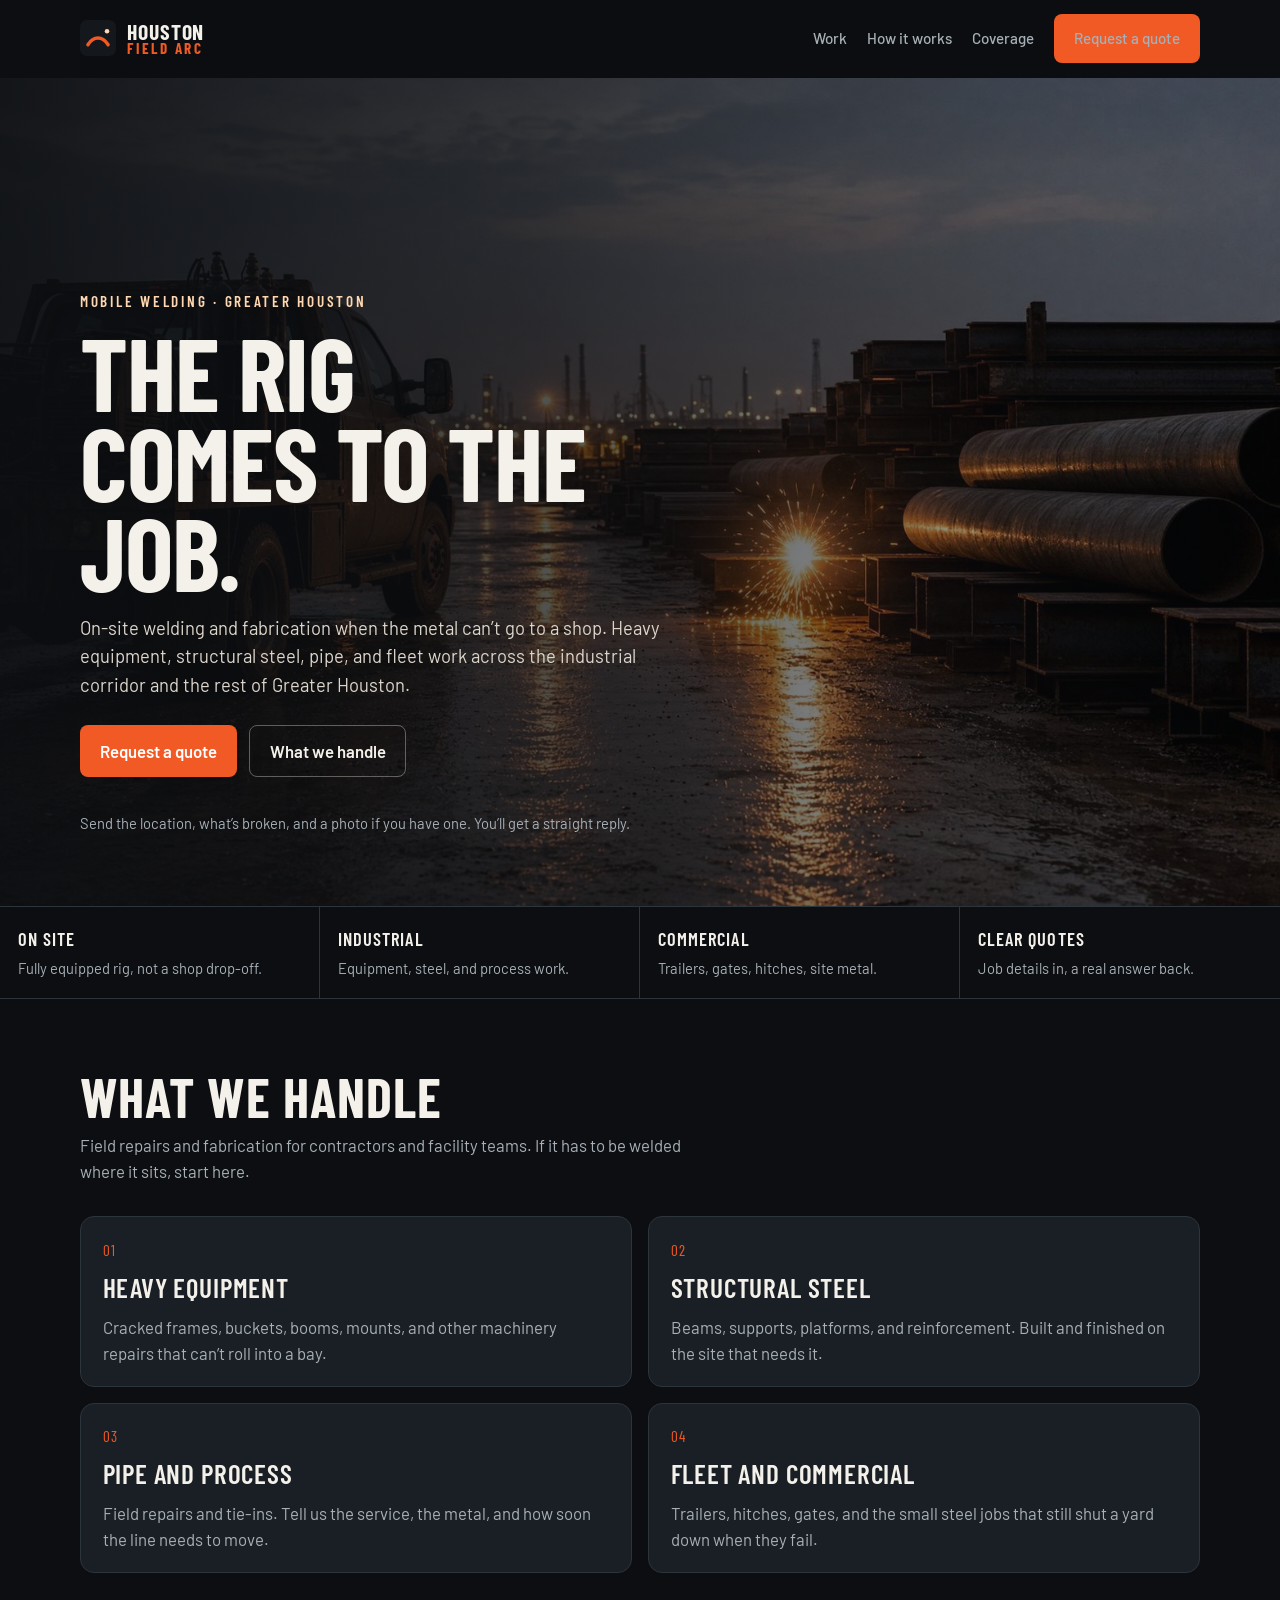
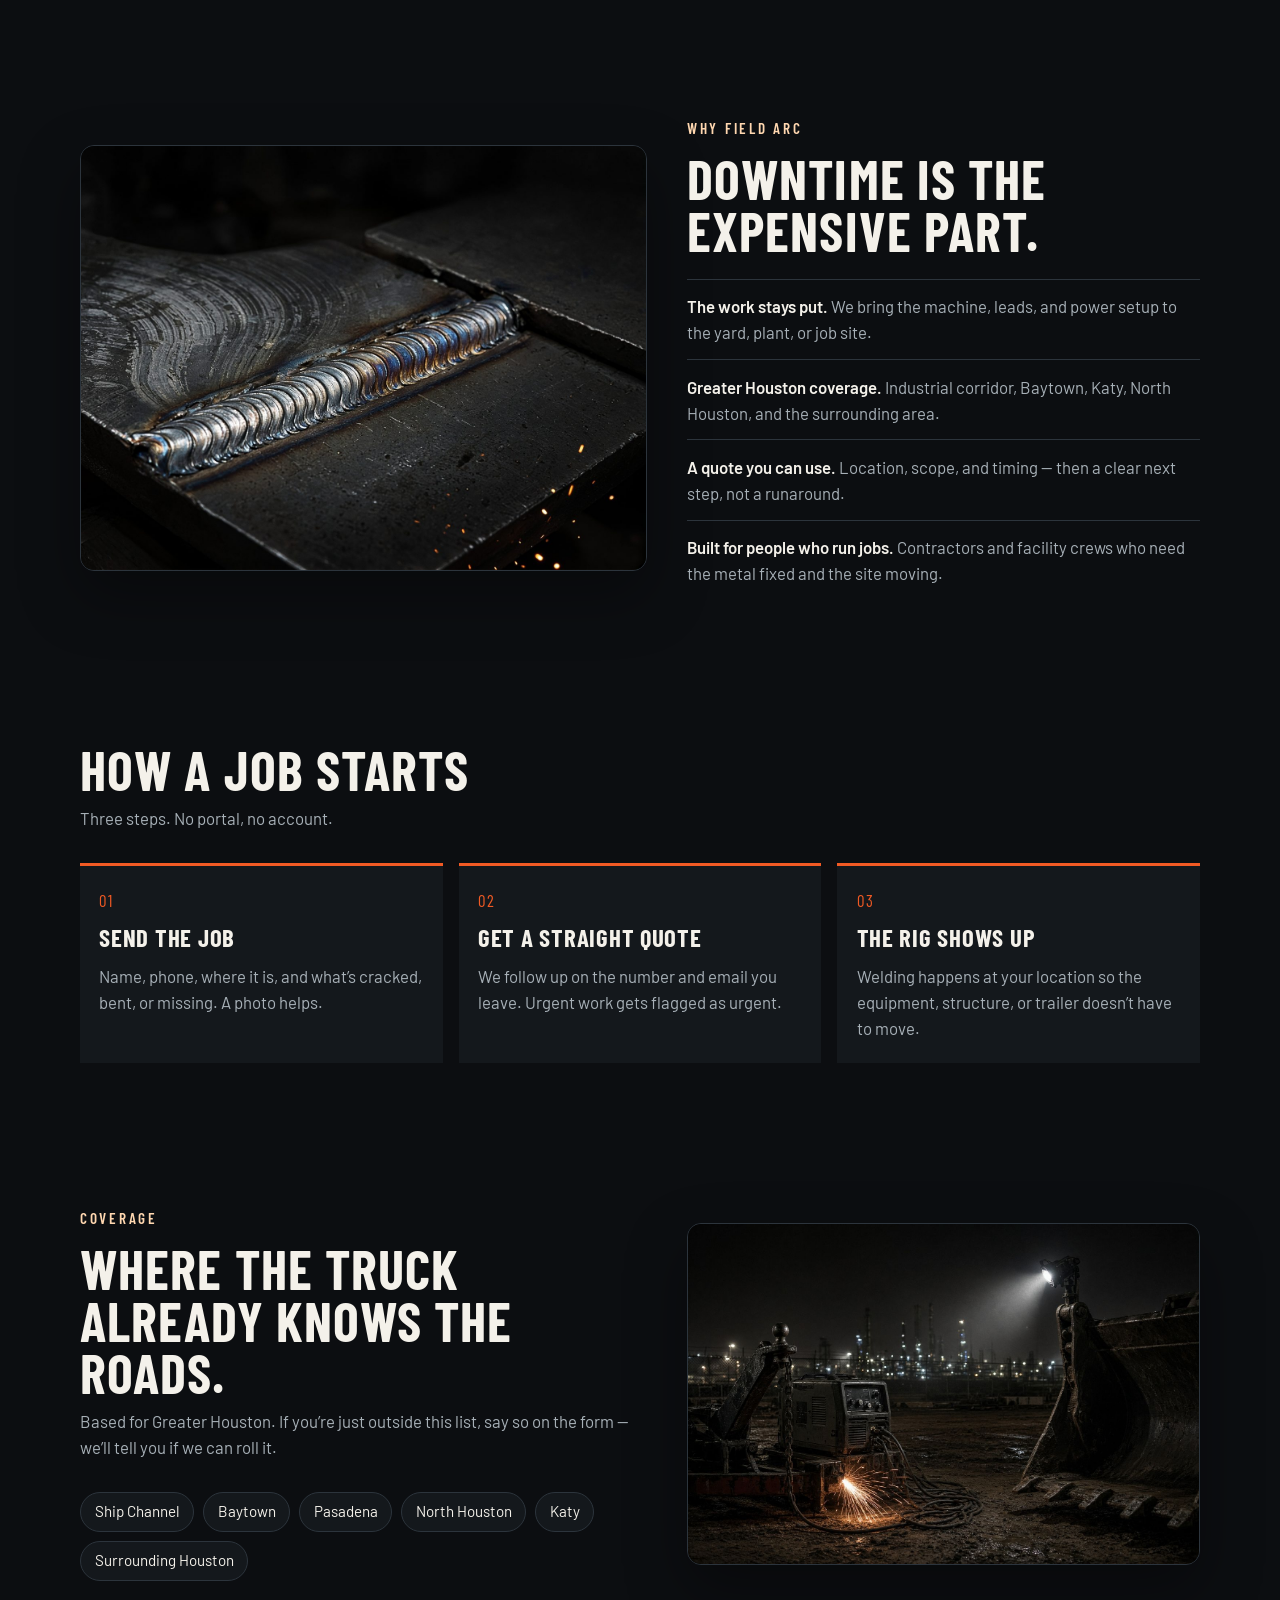
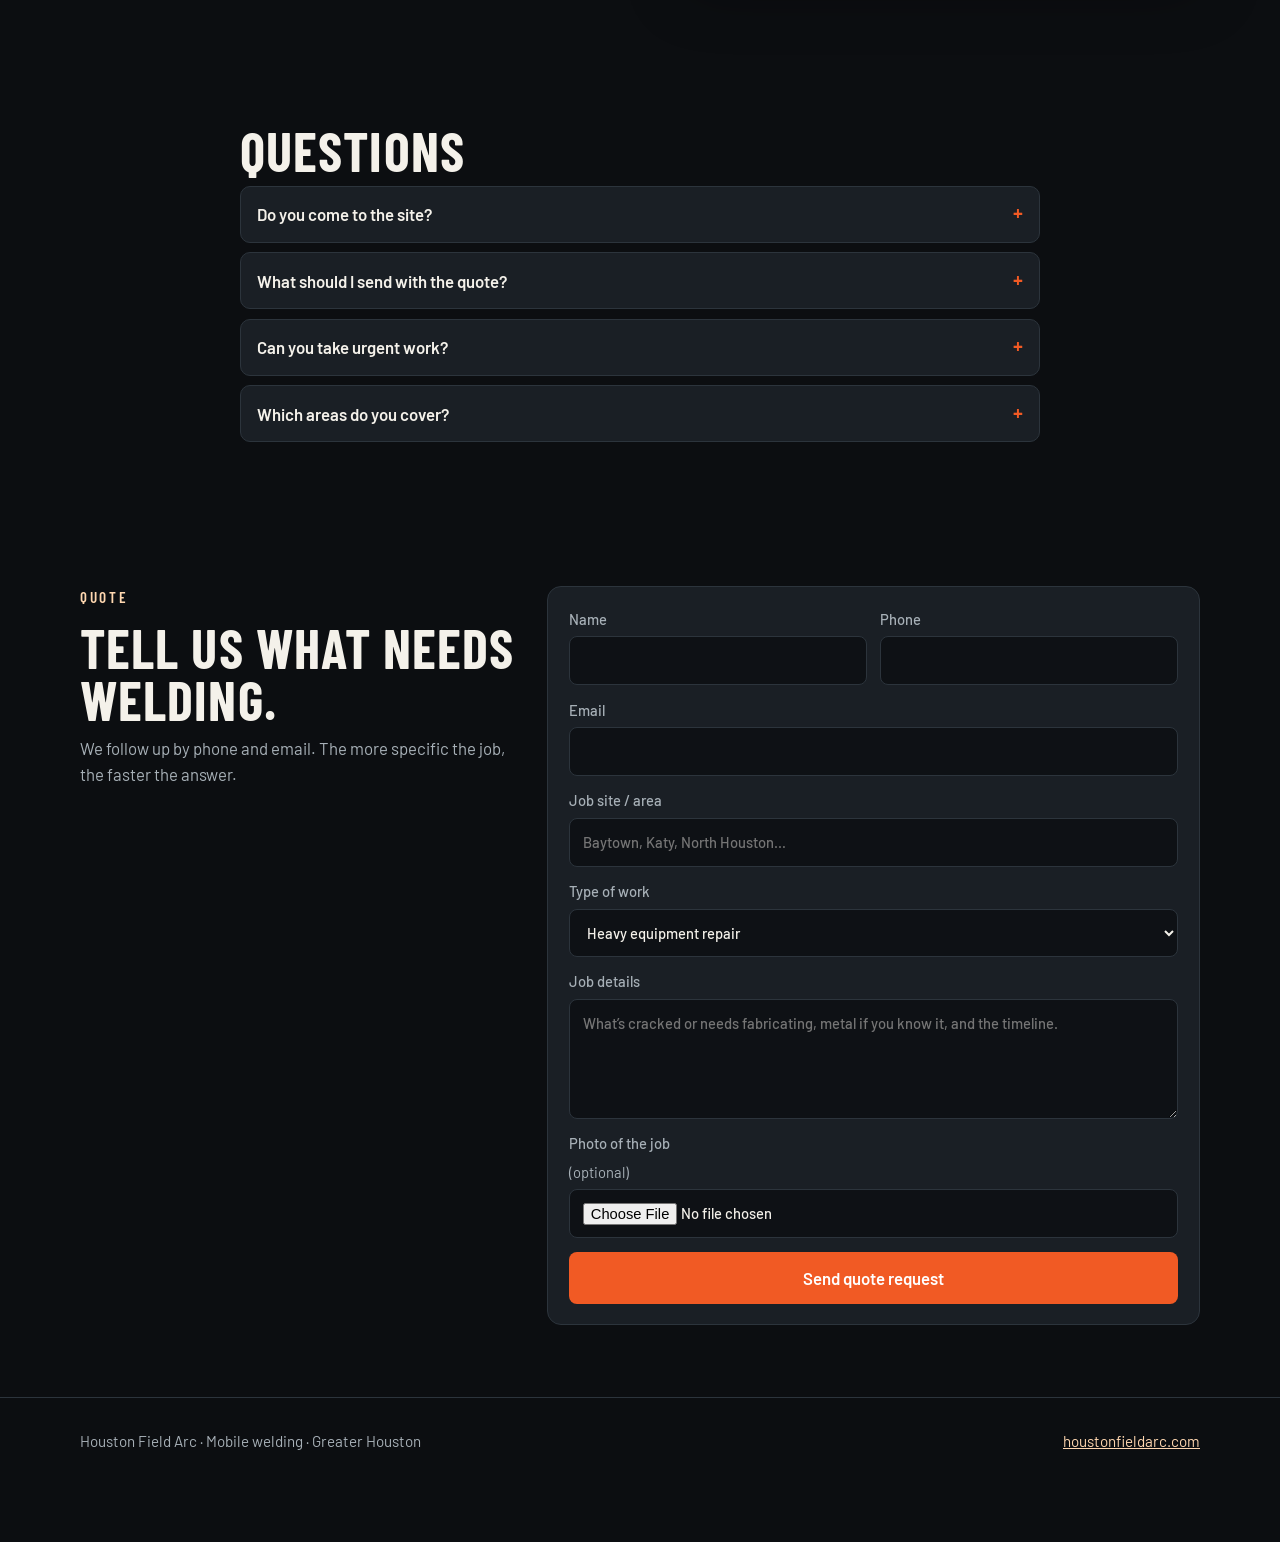
<file: index.html>
<!DOCTYPE html>
<html lang="en">
<head>
  <meta charset="UTF-8">
  <meta name="viewport" content="width=device-width, initial-scale=1.0">
  <title>Houston Field Arc | Mobile Welding in Greater Houston</title>
  <meta name="description" content="Mobile welding and fabrication across Greater Houston. On-site repairs for heavy equipment, structural steel, pipe, and fleet work. Request a quote.">
  <link rel="canonical" href="https://houstonfieldarc.com/">
  <meta property="og:title" content="Houston Field Arc | Mobile Welding in Greater Houston">
  <meta property="og:description" content="The rig comes to the job. On-site welding for equipment, steel, pipe, and fleet work.">
  <meta property="og:type" content="website">
  <meta property="og:url" content="https://houstonfieldarc.com/">
  <meta property="og:image" content="https://dougtomich.github.io/houston-field-arc/img/og.jpg">
  <meta name="twitter:card" content="summary_large_image">
  <link rel="icon" href="favicon.svg" type="image/svg+xml">
  <link rel="preconnect" href="https://fonts.googleapis.com">
  <link rel="preconnect" href="https://fonts.gstatic.com" crossorigin>
  <link href="https://fonts.googleapis.com/css2?family=Barlow+Condensed:wght@600;700&family=Barlow:wght@400;500;600&display=swap" rel="stylesheet">
  <link rel="stylesheet" href="styles.css">
</head>
<body>
  <a class="skip" href="#quote">Skip to quote form</a>
  <header class="wrap">
    <nav class="nav" id="nav">
      <a class="brand" href="./">
        <svg viewBox="0 0 64 64" aria-hidden="true">
          <rect width="64" height="64" rx="12" fill="#14181c"/>
          <path d="M14 44c10-16 26-16 36 0" fill="none" stroke="#f15a24" stroke-width="6" stroke-linecap="round"/>
          <circle cx="48" cy="20" r="4" fill="#ffd7b0"/>
        </svg>
        <span class="brand-name">Houston<span>Field Arc</span></span>
      </a>
      <div class="nav-links">
        <a href="#work">Work</a>
        <a href="#how">How it works</a>
        <a href="#coverage">Coverage</a>
        <a class="btn" href="#quote">Request a quote</a>
      </div>
    </nav>
  </header>

  <main>
    <section class="hero">
      <div class="wrap">
        <p class="kicker">Mobile welding · Greater Houston</p>
        <h1>The rig comes to the job.</h1>
        <p class="lede">On-site welding and fabrication when the metal can’t go to a shop. Heavy equipment, structural steel, pipe, and fleet work across the industrial corridor and the rest of Greater Houston.</p>
        <div class="actions">
          <a class="btn" href="#quote">Request a quote</a>
          <a class="btn ghost" href="#work">What we handle</a>
        </div>
        <p class="hero-note">Send the location, what’s broken, and a photo if you have one. You’ll get a straight reply.</p>
      </div>
    </section>

    <div class="band">
      <div><strong>On site</strong><span>Fully equipped rig, not a shop drop-off.</span></div>
      <div><strong>Industrial</strong><span>Equipment, steel, and process work.</span></div>
      <div><strong>Commercial</strong><span>Trailers, gates, hitches, site metal.</span></div>
      <div><strong>Clear quotes</strong><span>Job details in, a real answer back.</span></div>
    </div>

    <section id="work">
      <div class="wrap">
        <h2>What we handle</h2>
        <p class="section-lead">Field repairs and fabrication for contractors and facility teams. If it has to be welded where it sits, start here.</p>
        <div class="services">
          <article class="card">
            <div class="num">01</div>
            <h3>Heavy equipment</h3>
            <p>Cracked frames, buckets, booms, mounts, and other machinery repairs that can’t roll into a bay.</p>
          </article>
          <article class="card">
            <div class="num">02</div>
            <h3>Structural steel</h3>
            <p>Beams, supports, platforms, and reinforcement. Built and finished on the site that needs it.</p>
          </article>
          <article class="card">
            <div class="num">03</div>
            <h3>Pipe and process</h3>
            <p>Field repairs and tie-ins. Tell us the service, the metal, and how soon the line needs to move.</p>
          </article>
          <article class="card">
            <div class="num">04</div>
            <h3>Fleet and commercial</h3>
            <p>Trailers, hitches, gates, and the small steel jobs that still shut a yard down when they fail.</p>
          </article>
        </div>
      </div>
    </section>

    <section>
      <div class="wrap split">
        <div class="frame">
          <img src="img/weld-bead.jpg" alt="Close-up of a finished weld bead on thick steel plate">
        </div>
        <div>
          <p class="kicker">Why Field Arc</p>
          <h2>Downtime is the expensive part.</h2>
          <ul class="points">
            <li><strong>The work stays put.</strong> We bring the machine, leads, and power setup to the yard, plant, or job site.</li>
            <li><strong>Greater Houston coverage.</strong> Industrial corridor, Baytown, Katy, North Houston, and the surrounding area.</li>
            <li><strong>A quote you can use.</strong> Location, scope, and timing — then a clear next step, not a runaround.</li>
            <li><strong>Built for people who run jobs.</strong> Contractors and facility crews who need the metal fixed and the site moving.</li>
          </ul>
        </div>
      </div>
    </section>

    <section id="how">
      <div class="wrap">
        <h2>How a job starts</h2>
        <p class="section-lead">Three steps. No portal, no account.</p>
        <div class="steps">
          <article class="step">
            <div class="num">01</div>
            <h3>Send the job</h3>
            <p>Name, phone, where it is, and what’s cracked, bent, or missing. A photo helps.</p>
          </article>
          <article class="step">
            <div class="num">02</div>
            <h3>Get a straight quote</h3>
            <p>We follow up on the number and email you leave. Urgent work gets flagged as urgent.</p>
          </article>
          <article class="step">
            <div class="num">03</div>
            <h3>The rig shows up</h3>
            <p>Welding happens at your location so the equipment, structure, or trailer doesn’t have to move.</p>
          </article>
        </div>
      </div>
    </section>

    <section id="coverage">
      <div class="wrap split">
        <div>
          <p class="kicker">Coverage</p>
          <h2>Where the truck already knows the roads.</h2>
          <p class="section-lead">Based for Greater Houston. If you’re just outside this list, say so on the form — we’ll tell you if we can roll it.</p>
          <div class="areas">
            <span>Ship Channel</span>
            <span>Baytown</span>
            <span>Pasadena</span>
            <span>North Houston</span>
            <span>Katy</span>
            <span>Surrounding Houston</span>
          </div>
        </div>
        <div class="frame">
          <img src="img/night-rig.jpg" alt="Welding leads and work light set up beside heavy equipment at night">
        </div>
      </div>
    </section>

    <section>
      <div class="wrap" style="max-width: 800px;">
        <h2>Questions</h2>
        <div class="faq">
          <details>
            <summary>Do you come to the site?</summary>
            <p>Yes. This is mobile welding. The rig is set up where the metal is — a yard, a plant, a job site, or a trailer that isn’t moving.</p>
          </details>
          <details>
            <summary>What should I send with the quote?</summary>
            <p>Where it is, what needs welding, the metal if you know it, and how soon it has to be done. A photo of the crack or the joint saves a round of questions.</p>
          </details>
          <details>
            <summary>Can you take urgent work?</summary>
            <p>Mark the job as emergency on the form and put the timing in the details. We’ll tell you straight if we can get there.</p>
          </details>
          <details>
            <summary>Which areas do you cover?</summary>
            <p>Greater Houston, with regular work along the industrial corridor, Baytown, Katy, and North Houston. If you’re outside that, ask anyway.</p>
          </details>
        </div>
      </div>
    </section>

    <section id="quote">
      <div class="wrap quote-grid">
        <div>
          <p class="kicker">Quote</p>
          <h2>Tell us what needs welding.</h2>
          <p class="section-lead">We follow up by phone and email. The more specific the job, the faster the answer.</p>
        </div>
        <form name="quote" method="POST" action="https://formsubmit.co/doug.tomich@gmail.com" enctype="multipart/form-data">
          <input type="hidden" name="_subject" value="Houston Field Arc quote request">
          <input type="hidden" name="_template" value="table">
          <input type="text" name="_honey" class="hp" tabindex="-1" autocomplete="off">
          <div class="two">
            <label>Name
              <input type="text" name="name" autocomplete="name" required>
            </label>
            <label>Phone
              <input type="tel" name="phone" autocomplete="tel" required>
            </label>
          </div>
          <label>Email
            <input type="email" name="email" autocomplete="email" required>
          </label>
          <label>Job site / area
            <input type="text" name="location" placeholder="Baytown, Katy, North Houston…" required>
          </label>
          <label>Type of work
            <select name="service">
              <option>Heavy equipment repair</option>
              <option>Structural / steel</option>
              <option>Pipe / process</option>
              <option>Trailer or fleet</option>
              <option>Emergency / urgent</option>
              <option>Other</option>
            </select>
          </label>
          <label>Job details
            <textarea name="details" placeholder="What’s cracked or needs fabricating, metal if you know it, and the timeline." required></textarea>
          </label>
          <label>Photo of the job <span style="font-weight:400;">(optional)</span>
            <input type="file" name="photo" accept="image/*">
          </label>
          <button class="btn full" type="submit">Send quote request</button>
        </form>
      </div>
    </section>
  </main>

  <footer>
    <div class="wrap">
      <div>Houston Field Arc · Mobile welding · Greater Houston</div>
      <div><a href="https://houstonfieldarc.com/">houstonfieldarc.com</a></div>
    </div>
  </footer>

  <div class="mobile-bar">
    <a class="btn full" href="#quote">Request a quote</a>
  </div>
</body>
</html>
</file>
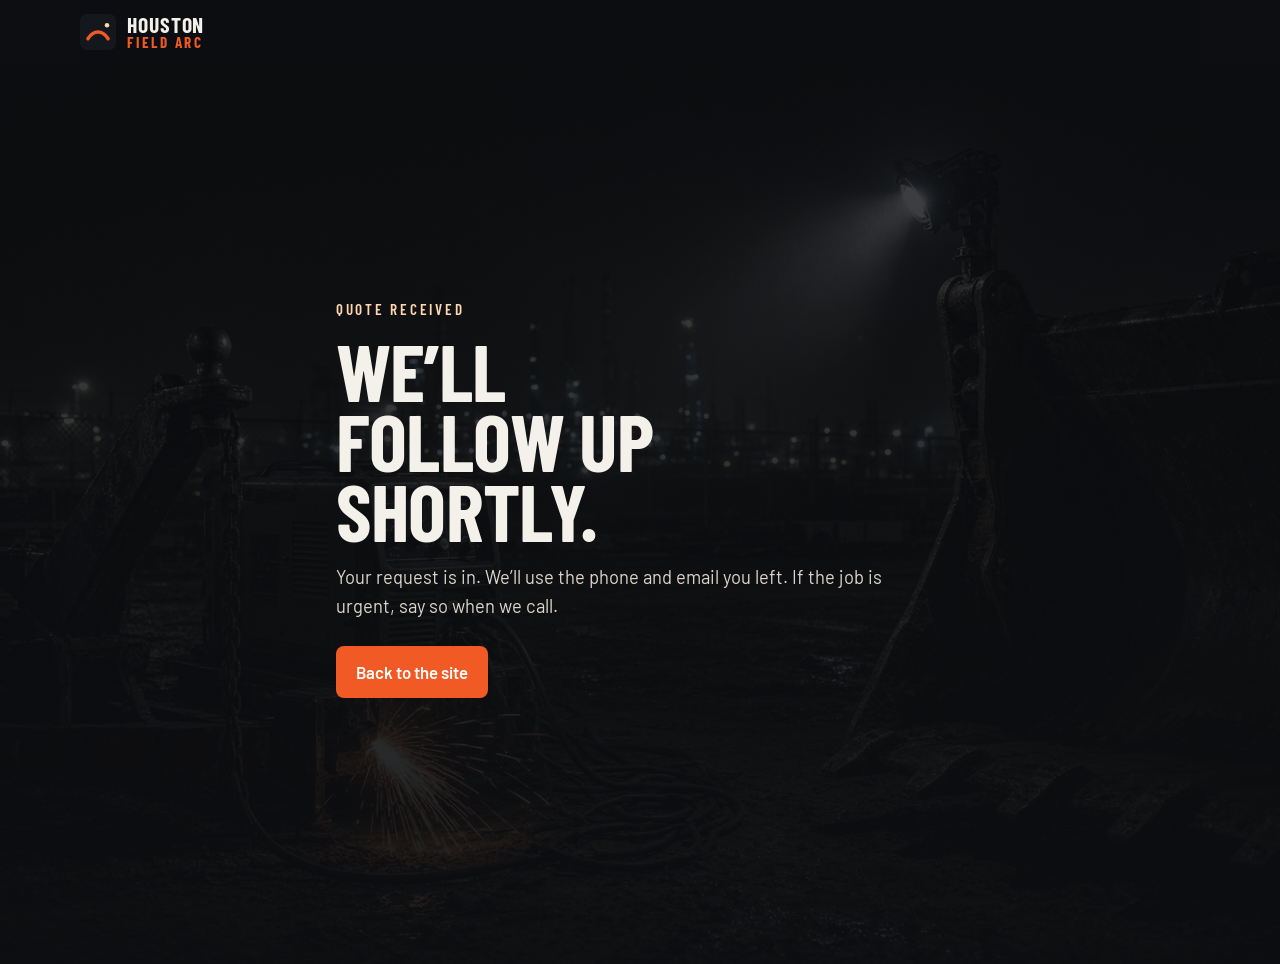
<file: thanks.html>
<!DOCTYPE html>
<html lang="en">
<head>
  <meta charset="UTF-8">
  <meta name="viewport" content="width=device-width, initial-scale=1.0">
  <title>Quote received | Houston Field Arc</title>
  <meta name="robots" content="noindex">
  <link rel="icon" href="favicon.svg" type="image/svg+xml">
  <link rel="preconnect" href="https://fonts.googleapis.com">
  <link rel="preconnect" href="https://fonts.gstatic.com" crossorigin>
  <link href="https://fonts.googleapis.com/css2?family=Barlow+Condensed:wght@600;700&family=Barlow:wght@400;500;600&display=swap" rel="stylesheet">
  <link rel="stylesheet" href="styles.css">
</head>
<body>
  <header class="wrap">
    <nav class="nav">
      <a class="brand" href="./">
        <svg viewBox="0 0 64 64" aria-hidden="true">
          <rect width="64" height="64" rx="12" fill="#14181c"/>
          <path d="M14 44c10-16 26-16 36 0" fill="none" stroke="#f15a24" stroke-width="6" stroke-linecap="round"/>
          <circle cx="48" cy="20" r="4" fill="#ffd7b0"/>
        </svg>
        <span class="brand-name">Houston<span>Field Arc</span></span>
      </a>
    </nav>
  </header>
  <main class="thanks">
    <div class="wrap thanks-card">
      <p class="kicker">Quote received</p>
      <h1>We’ll follow up shortly.</h1>
      <p class="lede">Your request is in. We’ll use the phone and email you left. If the job is urgent, say so when we call.</p>
      <a class="btn" href="./">Back to the site</a>
    </div>
  </main>
</body>
</html>
</file>
<file: styles.css>
:root {
  --bg: #0c0e11;
  --raise: #14181c;
  --card: #1a1f25;
  --line: #2c343c;
  --text: #f4f1ea;
  --muted: #a7b0b7;
  --faint: #727b83;
  --accent: #f15a24;
  --accent-deep: #c44516;
  --heat: #ffd7b0;
  --font-display: "Barlow Condensed", "Arial Narrow", Impact, sans-serif;
  --font-body: "Barlow", "Segoe UI", sans-serif;
  --space: 1.25rem;
  --radius: 14px;
  --shadow: 0 24px 60px rgba(0, 0, 0, 0.35);
}

* { box-sizing: border-box; }
html { scroll-behavior: smooth; }
body {
  margin: 0;
  background: var(--bg);
  color: var(--text);
  font-family: var(--font-body);
  font-size: 1.05rem;
  line-height: 1.55;
}
img { max-width: 100%; display: block; }
a { color: inherit; }
button, a, input, select, textarea { font: inherit; }
:focus-visible {
  outline: 2px solid var(--heat);
  outline-offset: 3px;
}
.skip {
  position: absolute;
  left: 1rem;
  top: -4rem;
  background: var(--accent);
  color: #fff;
  padding: 0.6rem 1rem;
  z-index: 20;
}
.skip:focus { top: 1rem; }

.wrap {
  width: min(1120px, calc(100% - 2rem));
  margin-inline: auto;
}

.nav {
  position: sticky;
  top: 0;
  z-index: 10;
  display: flex;
  align-items: center;
  justify-content: space-between;
  gap: 1rem;
  padding: 0.85rem 0;
  background: rgba(12, 14, 17, 0.88);
  backdrop-filter: blur(12px);
  border-bottom: 1px solid transparent;
}
.nav.scrolled { border-bottom-color: var(--line); }
.brand {
  display: flex;
  align-items: center;
  gap: 0.7rem;
  text-decoration: none;
}
.brand svg { width: 36px; height: 36px; flex: none; }
.brand-name {
  font-family: var(--font-display);
  font-weight: 700;
  letter-spacing: 0.04em;
  font-size: 1.35rem;
  line-height: 0.95;
  text-transform: uppercase;
}
.brand-name span { color: var(--accent); display: block; font-size: 0.95rem; letter-spacing: 0.16em; }
.nav-links {
  display: flex;
  align-items: center;
  gap: 1.25rem;
}
.nav-links a {
  text-decoration: none;
  color: var(--muted);
  font-size: 0.95rem;
  font-weight: 500;
}
.nav-links a:hover { color: var(--text); }

.btn {
  display: inline-flex;
  align-items: center;
  justify-content: center;
  min-height: 48px;
  padding: 0.75rem 1.2rem;
  border-radius: 8px;
  border: 1px solid transparent;
  text-decoration: none;
  font-weight: 600;
  cursor: pointer;
  background: var(--accent);
  color: #fff;
}
.btn:hover { background: var(--accent-deep); }
.btn.ghost {
  background: transparent;
  border-color: rgba(244, 241, 234, 0.35);
  color: var(--text);
}
.btn.ghost:hover { border-color: var(--text); background: rgba(255, 255, 255, 0.04); }
.btn.full { width: 100%; }

.hero {
  position: relative;
  min-height: calc(100svh - 72px);
  display: grid;
  align-items: end;
  background:
    linear-gradient(90deg, rgba(12, 14, 17, 0.92) 0%, rgba(12, 14, 17, 0.72) 42%, rgba(12, 14, 17, 0.25) 100%),
    url("img/yard-dusk.jpg") center / cover no-repeat;
  padding: 4.5rem 0 3.5rem;
}
.kicker {
  color: var(--heat);
  font-family: var(--font-display);
  letter-spacing: 0.18em;
  text-transform: uppercase;
  font-weight: 600;
  font-size: 0.95rem;
  margin: 0 0 0.8rem;
}
h1 {
  font-family: var(--font-display);
  font-weight: 700;
  letter-spacing: -0.01em;
  text-transform: uppercase;
  font-size: clamp(3.1rem, 8vw, 6.4rem);
  line-height: 0.88;
  margin: 0 0 1.1rem;
  max-width: 11ch;
}
.lede {
  max-width: 38rem;
  color: #ddd6cc;
  font-size: 1.15rem;
  margin: 0 0 1.6rem;
}
.actions { display: flex; flex-wrap: wrap; gap: 0.75rem; }
.hero-note {
  margin-top: 2.2rem;
  color: var(--muted);
  font-size: 0.92rem;
}

.band {
  display: grid;
  grid-template-columns: repeat(4, 1fr);
  border-top: 1px solid var(--line);
  border-bottom: 1px solid var(--line);
}
.band div {
  padding: 1.15rem 1.1rem;
  border-right: 1px solid var(--line);
}
.band div:last-child { border-right: 0; }
.band strong {
  display: block;
  font-family: var(--font-display);
  letter-spacing: 0.06em;
  text-transform: uppercase;
  font-size: 1.15rem;
  font-weight: 600;
}
.band span { color: var(--muted); font-size: 0.92rem; }

section { padding: 4.5rem 0; }
h2 {
  font-family: var(--font-display);
  text-transform: uppercase;
  letter-spacing: 0.02em;
  font-size: clamp(2.2rem, 5vw, 3.4rem);
  line-height: 0.95;
  margin: 0 0 0.6rem;
}
.section-lead { color: var(--muted); max-width: 40rem; margin: 0 0 2rem; }

.services {
  display: grid;
  grid-template-columns: 1fr 1fr;
  gap: 1rem;
}
.card {
  background: var(--card);
  border: 1px solid var(--line);
  border-radius: var(--radius);
  padding: 1.35rem 1.35rem 1.2rem;
}
.card .num {
  font-family: var(--font-display);
  color: var(--accent);
  letter-spacing: 0.08em;
  font-size: 0.95rem;
}
.card h3 {
  font-family: var(--font-display);
  text-transform: uppercase;
  letter-spacing: 0.03em;
  font-size: 1.7rem;
  margin: 0.2rem 0 0.4rem;
  font-weight: 600;
}
.card p { margin: 0; color: var(--muted); }

.split {
  display: grid;
  grid-template-columns: 1.05fr 0.95fr;
  gap: 2.5rem;
  align-items: center;
}
.frame {
  border-radius: var(--radius);
  overflow: hidden;
  border: 1px solid var(--line);
  box-shadow: var(--shadow);
  min-height: 280px;
  background: var(--raise);
}
.frame img { width: 100%; height: 100%; object-fit: cover; min-height: 320px; }
.points { list-style: none; margin: 1.4rem 0 0; padding: 0; }
.points li {
  padding: 0.85rem 0;
  border-top: 1px solid var(--line);
  color: var(--muted);
}
.points strong { color: var(--text); font-weight: 600; }

.steps {
  display: grid;
  grid-template-columns: repeat(3, 1fr);
  gap: 1rem;
  counter-reset: step;
}
.step {
  background: var(--raise);
  border-top: 3px solid var(--accent);
  padding: 1.3rem 1.2rem 1.4rem;
}
.step h3 {
  font-family: var(--font-display);
  text-transform: uppercase;
  margin: 0.3rem 0 0.4rem;
  font-size: 1.55rem;
  letter-spacing: 0.03em;
}
.step p { margin: 0; color: var(--muted); }
.step .num {
  font-family: var(--font-display);
  color: var(--accent);
  letter-spacing: 0.12em;
}

.areas {
  display: flex;
  flex-wrap: wrap;
  gap: 0.55rem;
  margin-top: 0.4rem;
}
.areas span {
  border: 1px solid var(--line);
  border-radius: 999px;
  padding: 0.45rem 0.85rem;
  color: var(--text);
  background: var(--raise);
  font-size: 0.95rem;
}

.faq { display: grid; gap: 0.6rem; }
details {
  background: var(--card);
  border: 1px solid var(--line);
  border-radius: 10px;
  padding: 0.9rem 1rem;
}
summary {
  cursor: pointer;
  font-weight: 600;
  list-style: none;
}
summary::-webkit-details-marker { display: none; }
summary::after {
  content: "+";
  float: right;
  color: var(--accent);
  font-family: var(--font-display);
  font-size: 1.4rem;
  line-height: 1;
}
details[open] summary::after { content: "–"; }
details p { color: var(--muted); margin: 0.7rem 0 0.2rem; }

.quote-grid {
  display: grid;
  grid-template-columns: 0.8fr 1.2fr;
  gap: 2rem;
  align-items: start;
}
form {
  display: grid;
  gap: 0.85rem;
  background: var(--card);
  border: 1px solid var(--line);
  border-radius: var(--radius);
  padding: 1.3rem;
}
label { display: grid; gap: 0.35rem; color: var(--muted); font-size: 0.92rem; font-weight: 500; }
input, select, textarea {
  width: 100%;
  background: #0e1115;
  color: var(--text);
  border: 1px solid var(--line);
  border-radius: 8px;
  padding: 0.75rem 0.8rem;
  min-height: 48px;
}
textarea { min-height: 120px; resize: vertical; }
.hp { position: absolute; left: -9999px; }

.two { display: grid; grid-template-columns: 1fr 1fr; gap: 0.85rem; }

footer {
  border-top: 1px solid var(--line);
  padding: 2rem 0 5.5rem;
  color: var(--muted);
  font-size: 0.95rem;
}
footer .wrap { display: flex; justify-content: space-between; gap: 1rem; flex-wrap: wrap; }
footer a { color: var(--heat); }

.mobile-bar {
  display: none;
  position: fixed;
  left: 0;
  right: 0;
  bottom: 0;
  padding: 0.7rem 1rem calc(0.7rem + env(safe-area-inset-bottom));
  background: rgba(12, 14, 17, 0.94);
  border-top: 1px solid var(--line);
  z-index: 12;
}

.thanks {
  min-height: 100svh;
  display: grid;
  align-items: center;
  background:
    linear-gradient(180deg, rgba(12, 14, 17, 0.78), rgba(12, 14, 17, 0.92)),
    url("img/night-rig.jpg") center / cover no-repeat;
}
.thanks-card { max-width: 38rem; padding: 2rem 0 4rem; }
.thanks h1 { font-size: clamp(3rem, 8vw, 5rem); }

@media (max-width: 860px) {
  .nav-links a:not(.btn) { display: none; }
  .band, .services, .split, .steps, .quote-grid, .two { grid-template-columns: 1fr; }
  .band div { border-right: 0; border-bottom: 1px solid var(--line); }
  .hero { align-items: end; min-height: 88svh; background-position: 70% center; }
  .mobile-bar { display: block; }
  section { padding: 3.2rem 0; }
}

@media (prefers-reduced-motion: reduce) {
  html { scroll-behavior: auto; }
}
</file>
